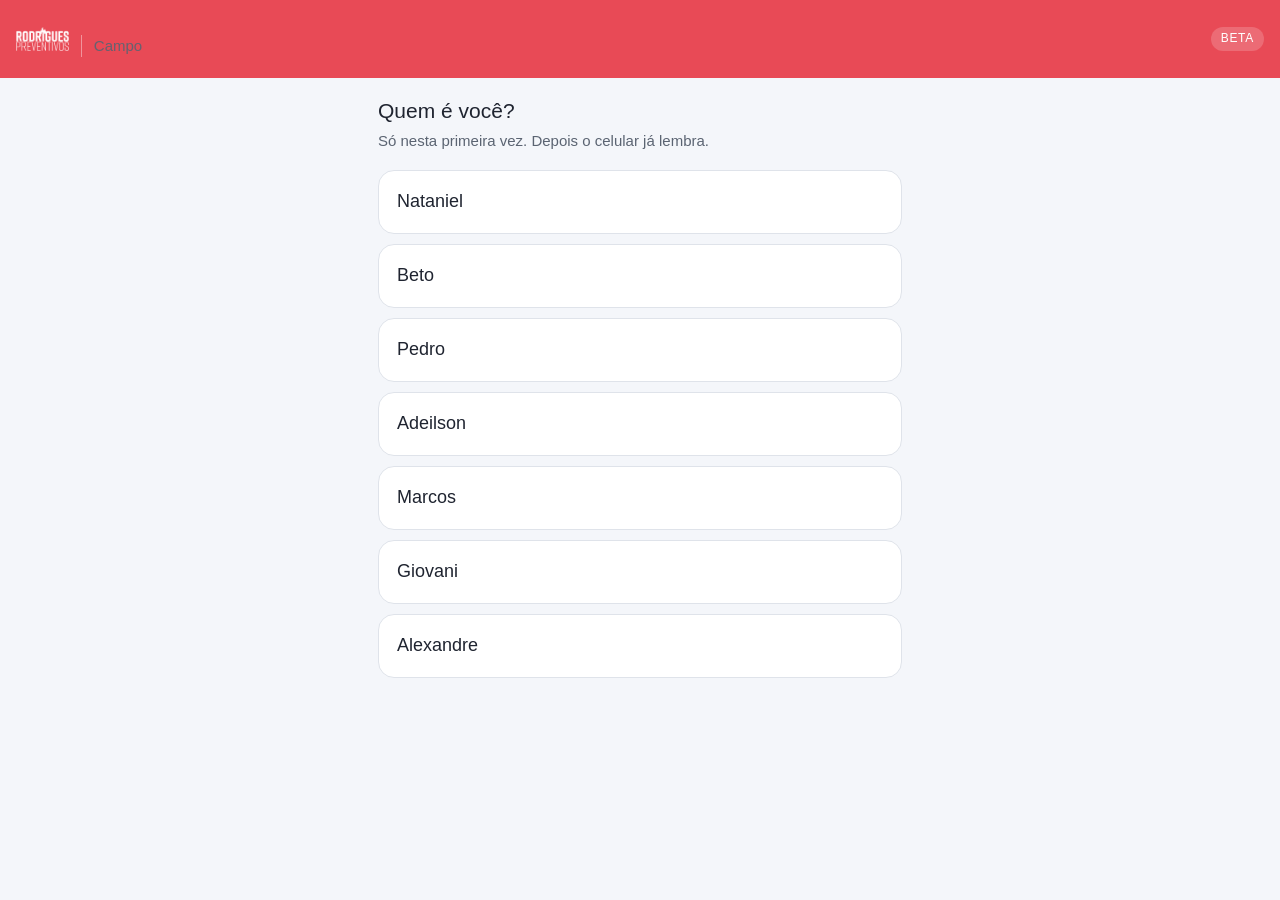
<file: docs/campo/index.html>
<!doctype html>
<html lang="pt-BR">
<head>
<meta charset="utf-8">
<!-- sem maximum-scale: o pessoal e mais velho e precisa poder dar zoom.
     Os campos ja usam 17px, entao o iOS nao da o zoom automatico ao focar. -->
<meta name="viewport" content="width=device-width,initial-scale=1,viewport-fit=cover">
<title>Campo · Rodrigues Preventivos</title>
<meta name="description" content="Apontamento de obra pela equipe da Rodrigues Preventivos.">

<meta name="theme-color" content="#E84A56">
<meta name="color-scheme" content="light">
<link rel="manifest" href="manifest.json">

<!-- iOS nao le o manifest: precisa destas quatro linhas para instalar direito -->
<meta name="mobile-web-app-capable" content="yes">
<meta name="apple-mobile-web-app-capable" content="yes">
<meta name="apple-mobile-web-app-status-bar-style" content="black-translucent">
<meta name="apple-mobile-web-app-title" content="Campo">
<link rel="apple-touch-icon" href="assets/apple-touch-icon.png">
<link rel="icon" href="assets/icon-192.png">

<!-- Telas de abertura do iOS (retrato) -->
<link rel="apple-touch-startup-image" href="assets/splash-1179x2556.png"
  media="(device-width:393px) and (device-height:852px) and (-webkit-device-pixel-ratio:3) and (orientation:portrait)">
<link rel="apple-touch-startup-image" href="assets/splash-1290x2796.png"
  media="(device-width:430px) and (device-height:932px) and (-webkit-device-pixel-ratio:3) and (orientation:portrait)">
<link rel="apple-touch-startup-image" href="assets/splash-1170x2532.png"
  media="(device-width:390px) and (device-height:844px) and (-webkit-device-pixel-ratio:3) and (orientation:portrait)">
<link rel="apple-touch-startup-image" href="assets/splash-1284x2778.png"
  media="(device-width:428px) and (device-height:926px) and (-webkit-device-pixel-ratio:3) and (orientation:portrait)">
<link rel="apple-touch-startup-image" href="assets/splash-1125x2436.png"
  media="(device-width:375px) and (device-height:812px) and (-webkit-device-pixel-ratio:3) and (orientation:portrait)">
<link rel="apple-touch-startup-image" href="assets/splash-828x1792.png"
  media="(device-width:414px) and (device-height:896px) and (-webkit-device-pixel-ratio:2) and (orientation:portrait)">
<link rel="apple-touch-startup-image" href="assets/splash-750x1334.png"
  media="(device-width:375px) and (device-height:667px) and (-webkit-device-pixel-ratio:2) and (orientation:portrait)">
<link rel="apple-touch-startup-image" href="assets/splash-640x1136.png"
  media="(device-width:320px) and (device-height:568px) and (-webkit-device-pixel-ratio:2) and (orientation:portrait)">

<link rel="stylesheet" href="campo.css">
</head>
<body>

<svg style="display:none" aria-hidden="true">
  <symbol id="i-pino" viewBox="0 0 24 24" fill="none" stroke="currentColor" stroke-width="1.8" stroke-linecap="round" stroke-linejoin="round">
    <path d="M12 21s7-5.7 7-11a7 7 0 1 0-14 0c0 5.3 7 11 7 11z"/><circle cx="12" cy="10" r="2.6"/>
  </symbol>
  <symbol id="i-volante" viewBox="0 0 24 24" fill="none" stroke="currentColor" stroke-width="1.8" stroke-linecap="round" stroke-linejoin="round">
    <circle cx="12" cy="12" r="9"/><circle cx="12" cy="12" r="2.6"/><path d="M3.5 11h6M14.5 11h6M12 14.6V21"/>
  </symbol>
  <symbol id="i-bandeira" viewBox="0 0 24 24" fill="none" stroke="currentColor" stroke-width="1.8" stroke-linecap="round" stroke-linejoin="round">
    <path d="M5 21V4M5 4h11l-1.6 3.5L16 11H5"/><path d="m9 15.5 2 2 4-4"/>
  </symbol>
  <symbol id="i-ok" viewBox="0 0 24 24" fill="none" stroke="currentColor" stroke-width="1.8" stroke-linecap="round" stroke-linejoin="round">
    <circle cx="12" cy="12" r="9"/><path d="m8 12.4 2.6 2.6L16 9.6"/>
  </symbol>
  <symbol id="i-microfone" viewBox="0 0 24 24" fill="none" stroke="currentColor" stroke-width="1.8" stroke-linecap="round" stroke-linejoin="round">
    <rect x="9" y="3" width="6" height="11" rx="3"/><path d="M5.5 11.5a6.5 6.5 0 0 0 13 0M12 18v3"/>
  </symbol>
  <symbol id="i-enviar" viewBox="0 0 24 24" fill="none" stroke="currentColor" stroke-width="1.8" stroke-linecap="round" stroke-linejoin="round">
    <path d="M4 12 20 4l-3.2 16-5-5.6L4 12z"/>
  </symbol>
  <symbol id="i-voltar" viewBox="0 0 24 24" fill="none" stroke="currentColor" stroke-width="2" stroke-linecap="round" stroke-linejoin="round">
    <path d="M14.5 5.5 8 12l6.5 6.5"/>
  </symbol>
  <symbol id="i-info" viewBox="0 0 24 24" fill="none" stroke="currentColor" stroke-width="1.8" stroke-linecap="round" stroke-linejoin="round">
    <circle cx="12" cy="12" r="9"/><path d="M12 11v5.5M12 7.8v.4"/>
  </symbol>
  <symbol id="i-alerta" viewBox="0 0 24 24" fill="none" stroke="currentColor" stroke-width="1.8" stroke-linecap="round" stroke-linejoin="round">
    <path d="M12 3.8 21 19.5H3L12 3.8z"/><path d="M12 10v4M12 17v.4"/>
  </symbol>
  <symbol id="i-agua" viewBox="0 0 24 24" fill="none" stroke="currentColor" stroke-width="1.8" stroke-linecap="round" stroke-linejoin="round">
    <path d="M12 3.5s5.5 6 5.5 10a5.5 5.5 0 0 1-11 0c0-4 5.5-10 5.5-10z"/>
  </symbol>
  <symbol id="i-sino" viewBox="0 0 24 24" fill="none" stroke="currentColor" stroke-width="1.8" stroke-linecap="round" stroke-linejoin="round">
    <path d="M6.5 10a5.5 5.5 0 0 1 11 0c0 4 1.5 5.5 1.5 5.5H5S6.5 14 6.5 10z"/><path d="M10 19a2 2 0 0 0 4 0"/>
  </symbol>
  <symbol id="i-raio" viewBox="0 0 24 24" fill="none" stroke="currentColor" stroke-width="1.8" stroke-linecap="round" stroke-linejoin="round">
    <path d="M13.5 3 6 13.5h4.5L10 21l7.5-10.5H13L13.5 3z"/>
  </symbol>
  <symbol id="i-chama" viewBox="0 0 24 24" fill="none" stroke="currentColor" stroke-width="1.8" stroke-linecap="round" stroke-linejoin="round">
    <path d="M12 21c3.6 0 6-2.4 6-5.5 0-4.5-6-12.5-6-12.5S6 11 6 15.5C6 18.6 8.4 21 12 21z"/>
  </symbol>
  <symbol id="i-chave" viewBox="0 0 24 24" fill="none" stroke="currentColor" stroke-width="1.8" stroke-linecap="round" stroke-linejoin="round">
    <path d="M14.5 6.5a3.5 3.5 0 0 0 4.6 4.6L21 13l-8 8-2-2 1.9-1.9a3.5 3.5 0 0 1-4.6-4.6L4.5 8 8 4.5l1.9 1.9L14.5 6.5z"/>
  </symbol>
  <symbol id="i-lista" viewBox="0 0 24 24" fill="none" stroke="currentColor" stroke-width="1.8" stroke-linecap="round" stroke-linejoin="round">
    <path d="M9 6h11M9 12h11M9 18h11"/><path d="m3.5 6 1.2 1.2L7 5M3.5 12l1.2 1.2L7 11M3.5 18l1.2 1.2L7 17"/>
  </symbol>
  <symbol id="i-celular" viewBox="0 0 24 24" fill="none" stroke="currentColor" stroke-width="1.8" stroke-linecap="round" stroke-linejoin="round">
    <rect x="6" y="2.5" width="12" height="19" rx="2.6"/><path d="M10.5 18.6h3"/>
  </symbol>
  <symbol id="i-predio" viewBox="0 0 24 24" fill="none" stroke="currentColor" stroke-width="1.8" stroke-linecap="round" stroke-linejoin="round">
    <path d="M4 21V5.5L13 3v18M13 21h7V9.5L13 8"/><path d="M7 8h3M7 12h3M7 16h3M16 12h1.5M16 16h1.5"/>
  </symbol>
  <symbol id="i-baixar" viewBox="0 0 24 24" fill="none" stroke="currentColor" stroke-width="1.8" stroke-linecap="round" stroke-linejoin="round">
    <path d="M12 3.5v11M8 11l4 3.5 4-3.5"/><path d="M4.5 17.5v2A1.5 1.5 0 0 0 6 21h12a1.5 1.5 0 0 0 1.5-1.5v-2"/>
  </symbol>
  <symbol id="i-compartilhar-ios" viewBox="0 0 24 24" fill="none" stroke="currentColor" stroke-width="1.8" stroke-linecap="round" stroke-linejoin="round">
    <path d="M12 3v12M8.5 6.2 12 3l3.5 3.2"/><path d="M6.5 11H5.2A1.2 1.2 0 0 0 4 12.2v7.6A1.2 1.2 0 0 0 5.2 21h13.6a1.2 1.2 0 0 0 1.2-1.2v-7.6A1.2 1.2 0 0 0 18.8 11H17.5"/>
  </symbol>
  <symbol id="i-mais-quadrado" viewBox="0 0 24 24" fill="none" stroke="currentColor" stroke-width="1.8" stroke-linecap="round" stroke-linejoin="round">
    <rect x="3.5" y="3.5" width="17" height="17" rx="3.6"/><path d="M12 8.5v7M8.5 12h7"/>
  </symbol>
  <symbol id="i-tres-pontos" viewBox="0 0 24 24" fill="currentColor">
    <circle cx="12" cy="5" r="1.8"/><circle cx="12" cy="12" r="1.8"/><circle cx="12" cy="19" r="1.8"/>
  </symbol>
</svg>

<div id="app">
  <div class="abertura">
    <img src="assets/marca-branca.png" alt="Rodrigues Preventivos" width="220">
    <span>Campo</span>
  </div>
</div>

<script src="campo.js"></script>
</body>
</html>
</file>
<file: docs/campo/campo.css>
/* =====================================================================
   CAMPO — apontamento de obra pelo celular
   Rodrigues Preventivos

   Herda os tokens do Portal (docs/styles.css). Nada de paleta nova aqui.

   Escolhas de proposito:
   - Tema claro fixo: a tela e lida no sol, em obra.
   - Fonte do sistema: em 3G dentro de galpao, uma webfont custa um round
     trip e o app abre sem tipografia. Fonte nativa abre instantanea.
   - Alvo minimo de 64 px e fonte minima de 17 px: dedo grande, luva, presbiopia.
   ===================================================================== */

:root{
  color-scheme:light;
  --marca:#E84A56;
  --marca-escuro:#CF3B46;
  --tinta:#1f2430;
  --tinta-suave:#5b6472;
  --linha:#dfe3ea;
  --fundo:#f4f6fa;
  --card:#ffffff;
  --ok:#1f9d57;    --ok-bg:#e6f6ec;    --ok-linha:#b8e3c8;
  --aviso:#b06f00; --aviso-bg:#fef3da;  --aviso-linha:#f0dcae;
  --perigo:#c92f2f;--perigo-bg:#fde7e7; --perigo-linha:#f5c2c2;
  --raio:16px;
  --alto:env(safe-area-inset-top);
  --baixo:env(safe-area-inset-bottom);
}

*{
  box-sizing:border-box;
  -webkit-tap-highlight-color:transparent;
  -webkit-touch-callout:none;        /* iOS: sem menu de "copiar" ao segurar */
  touch-action:manipulation;         /* mata o atraso de 300ms do duplo-toque */
}

html{height:100%}
body{
  margin:0; min-height:100%;
  display:flex; flex-direction:column;
  background:var(--fundo); color:var(--tinta);
  font:400 17px/1.45 -apple-system,BlinkMacSystemFont,"Segoe UI",Roboto,Arial,sans-serif;
  -webkit-user-select:none; user-select:none;
  overscroll-behavior-y:contain;
}
input,textarea{-webkit-user-select:text; user-select:text}

button{font:inherit; color:inherit; cursor:pointer}

/* ------------------------------------------------- abertura (1o quadro) */
.abertura{
  position:fixed; inset:0; z-index:50;
  background:var(--marca); color:#fff;
  display:flex; flex-direction:column; align-items:center; justify-content:center; gap:14px;
}
.abertura img{width:min(58vw,240px); height:auto}
.abertura span{font-size:19px; letter-spacing:.16em; text-transform:uppercase; opacity:.9}

/* ---------------------------------------------------------------- topo */
.topo{
  background:var(--marca); color:#fff;
  padding:calc(var(--alto) + 13px) 16px 13px;
  display:flex; align-items:center; gap:12px;
  position:sticky; top:0; z-index:20;
}
.topo img{height:24px; width:auto; display:block}
.topo .secao{
  font-size:15px; font-weight:500; opacity:.92;
  border-left:1px solid rgba(255,255,255,.45); padding-left:12px;
}
.topo .quem{margin-left:auto; font-size:15px; opacity:.92}
.topo .beta{
  margin-left:auto; background:rgba(255,255,255,.18); border-radius:999px;
  padding:3px 10px; font-size:12px; letter-spacing:.06em; text-transform:uppercase;
}
.topo .quem + .beta{margin-left:8px}

/* -------------------------------------------------------------- corpo */
main{flex:1 0 auto; width:100%; max-width:560px; margin:0 auto; padding:18px}
main.quadro{max-width:760px}
main h2{margin:0 0 4px; font-size:21px; font-weight:500; text-wrap:balance}
main .sub{margin:0 0 18px; color:var(--tinta-suave); font-size:15px}

/* ------------------------------------------------------------- botoes */
.botao{
  display:flex; align-items:center; gap:12px;
  width:100%; min-height:64px; padding:16px 18px; margin:0 0 10px;
  background:var(--card); color:var(--tinta);
  border:1px solid var(--linha); border-radius:var(--raio);
  font-size:18px; font-weight:500; line-height:1.3; text-align:left;
  transition:transform .06s ease-out;
}
.botao:active{transform:scale(.985)}
.botao:focus-visible{outline:3px solid var(--marca); outline-offset:2px}
.botao[aria-pressed="true"]{border-color:var(--marca); background:#fff5f5}
.botao .marca-check{margin-left:auto; color:var(--marca); font-size:22px; line-height:1}
.botao[aria-pressed="false"] .marca-check{visibility:hidden}
.botao .obs{display:block; font-size:14px; font-weight:400; color:var(--tinta-suave); margin-top:2px}
.botao.tracejado{border-style:dashed; color:var(--tinta-suave); font-weight:400}

.gigante{
  flex-direction:column; justify-content:center; text-align:center;
  min-height:190px; gap:8px; font-size:24px; border:none;
}
.gigante svg{width:52px; height:52px}
.gigante.verde{background:var(--ok-bg); color:var(--ok); border:1px solid var(--ok-linha)}
.gigante.vermelho{background:var(--perigo-bg); color:var(--perigo); border:1px solid var(--perigo-linha)}
.gigante.escuro{
  background:var(--tinta); color:#fff; border:none;
  min-height:76px; font-size:20px; flex-direction:row; justify-content:center;
}
.gigante.escuro svg{width:26px; height:26px}
.gigante.marca{background:var(--marca); color:#fff; border:none;
  min-height:76px; font-size:20px; flex-direction:row; justify-content:center}
.gigante.marca svg{width:26px; height:26px}

.avancar{
  position:sticky; bottom:0; padding:12px 0 4px;
  background:linear-gradient(to top,var(--fundo) 70%,rgba(244,246,250,0));
}

.grade2{display:grid; grid-template-columns:1fr 1fr; gap:10px}
.grade2 .botao{
  position:relative; margin:0; flex-direction:column; text-align:center;
  gap:6px; min-height:104px; font-size:16px;
}
.grade2 .botao svg{width:30px; height:30px}
.grade2 .botao .marca-check{position:absolute; top:8px; right:10px; margin:0}

/* ------------------------------------------------------------ relogio */
.relogio{text-align:center; padding:14px 0 6px}
.relogio .hora{font-size:52px; font-weight:500; line-height:1; font-variant-numeric:tabular-nums}
.relogio .dia{color:var(--tinta-suave); font-size:15px; margin-top:6px}

.faixa{
  background:var(--ok-bg); border:1px solid var(--ok-linha); color:#12703d;
  border-radius:var(--raio); padding:14px 16px; margin:0 0 16px;
}
.faixa .titulo{font-weight:500; font-size:18px}
.faixa .desde{font-size:15px; opacity:.85; margin-top:2px}
.faixa.cinza{background:#eef1f6; border-color:var(--linha); color:var(--tinta-suave)}

.aviso-gps{
  background:#eef1f6; border-radius:12px; padding:12px 14px; margin:0 0 14px;
  font-size:15px; color:var(--tinta-suave); display:flex; gap:10px; align-items:flex-start;
}
.aviso-gps svg{width:20px; height:20px; flex:none; margin-top:2px}

textarea{
  width:100%; min-height:110px; padding:14px;
  border:1px solid var(--linha); border-radius:var(--raio);
  font:400 17px/1.45 inherit; color:var(--tinta); background:var(--card);
  resize:vertical;
}
textarea:focus{outline:none; border-color:var(--marca)}

.dica{font-size:14px; color:var(--tinta-suave); margin:8px 0 0}

.fim{text-align:center; padding:44px 18px}
.fim svg{width:76px; height:76px; color:var(--ok)}
.fim h2{font-size:26px; margin:14px 0 6px}
.fim p{color:var(--tinta-suave); margin:0}

.voltar{
  background:none; border:none; color:var(--tinta-suave);
  font-size:16px; padding:10px 0; margin-bottom:6px;
  display:flex; align-items:center; gap:6px;
}
.voltar svg{width:18px; height:18px}

/* ------------------------------------------------------------- instalar */
.escolha-sistema{
  display:grid; grid-template-columns:1fr 1fr; gap:8px;
  background:#e7eaf1; border-radius:12px; padding:4px; margin:0 0 8px;
}
.escolha-sistema button{
  background:none; border:none; border-radius:9px; padding:11px 4px;
  font-size:16px; font-weight:500; color:var(--tinta-suave);
}
.escolha-sistema button[aria-pressed="true"]{background:var(--card); color:var(--tinta)}

.passo-instalar{
  display:flex; gap:14px; align-items:flex-start;
  background:var(--card); border:1px solid var(--linha); border-radius:var(--raio);
  padding:15px 16px; margin:0 0 10px;
}
.passo-instalar .numero{
  flex:none; width:28px; height:28px; border-radius:50%;
  background:var(--marca); color:#fff;
  display:flex; align-items:center; justify-content:center;
  font-size:15px; font-weight:500;
}
.passo-instalar p{margin:3px 0 0; font-size:16px; line-height:1.45}
.passo-instalar svg{width:20px; height:20px; vertical-align:-4px; margin:0 2px}

/* --------------------------------------------------- abas (rodape fixo) */
.abas{
  position:sticky; bottom:0; z-index:20;
  display:flex; background:var(--card); border-top:1px solid var(--linha);
  padding-bottom:var(--baixo);
}
.abas button{
  flex:1; background:none; border:none; padding:9px 4px 10px;
  display:flex; flex-direction:column; align-items:center; gap:3px;
  font-size:12px; color:var(--tinta-suave);
}
.abas button svg{width:23px; height:23px}
.abas button[aria-current="page"]{color:var(--marca)}

/* -------------------------------------------------- quadro do escritorio */
.quadro-topo{display:flex; align-items:baseline; justify-content:space-between; margin-bottom:14px}
.quadro-topo h2{margin:0}
.quadro-topo .agora{color:var(--tinta-suave); font-size:14px}

.linha-equipe{
  background:var(--card); border:1px solid var(--linha); border-radius:var(--raio);
  padding:14px 16px; margin-bottom:9px; display:flex; gap:13px; align-items:center;
}
.linha-equipe svg{width:22px; height:22px; flex:none}
.linha-equipe .corpo{flex:1; min-width:0}
.linha-equipe .obra{font-weight:500; font-size:17px}
.linha-equipe .gente{color:var(--tinta-suave); font-size:15px; margin-top:2px}
.linha-equipe .tempo{text-align:right; flex:none}
.linha-equipe .tempo b{display:block; font-weight:500; font-variant-numeric:tabular-nums}
.linha-equipe .tempo span{font-size:13px; color:var(--tinta-suave)}
.linha-equipe.em-obra svg{color:var(--ok)}
.linha-equipe.a-caminho svg{color:var(--tinta-suave)}
.linha-equipe.alerta{background:var(--aviso-bg); border-color:var(--aviso-linha); color:var(--aviso)}
.linha-equipe.alerta svg{color:var(--aviso)}
.linha-equipe.alerta .gente{color:var(--aviso); opacity:.85}
.linha-equipe.pendente{background:#eef1f6}

.totais{border-top:1px solid var(--linha); margin-top:14px; padding-top:14px; display:flex; gap:26px}
.totais div span{display:block; font-size:13px; color:var(--tinta-suave)}
.totais div b{font-size:22px; font-weight:500; font-variant-numeric:tabular-nums}

.secao{margin:22px 0 8px; font-size:15px; color:var(--tinta-suave); font-weight:500}

@media (prefers-reduced-motion:reduce){
  *{transition:none !important; animation:none !important}
}
</file>
